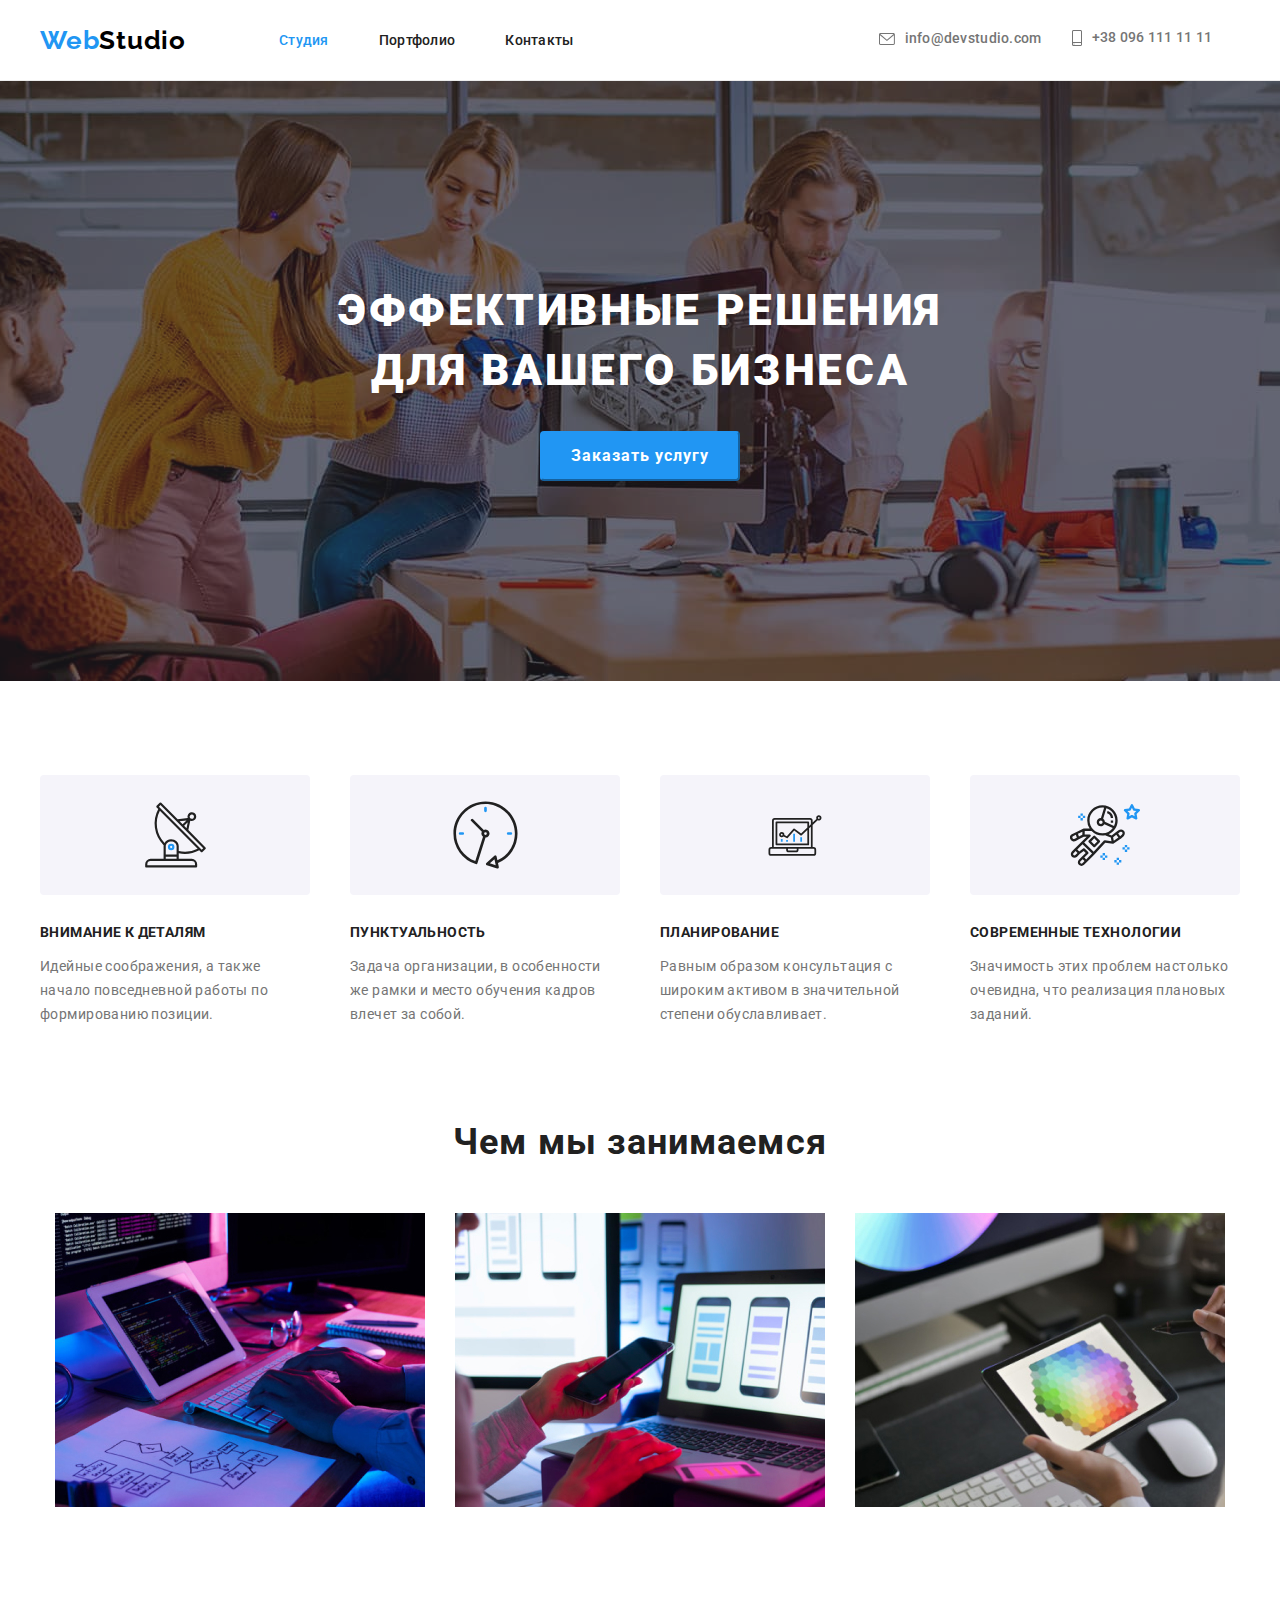
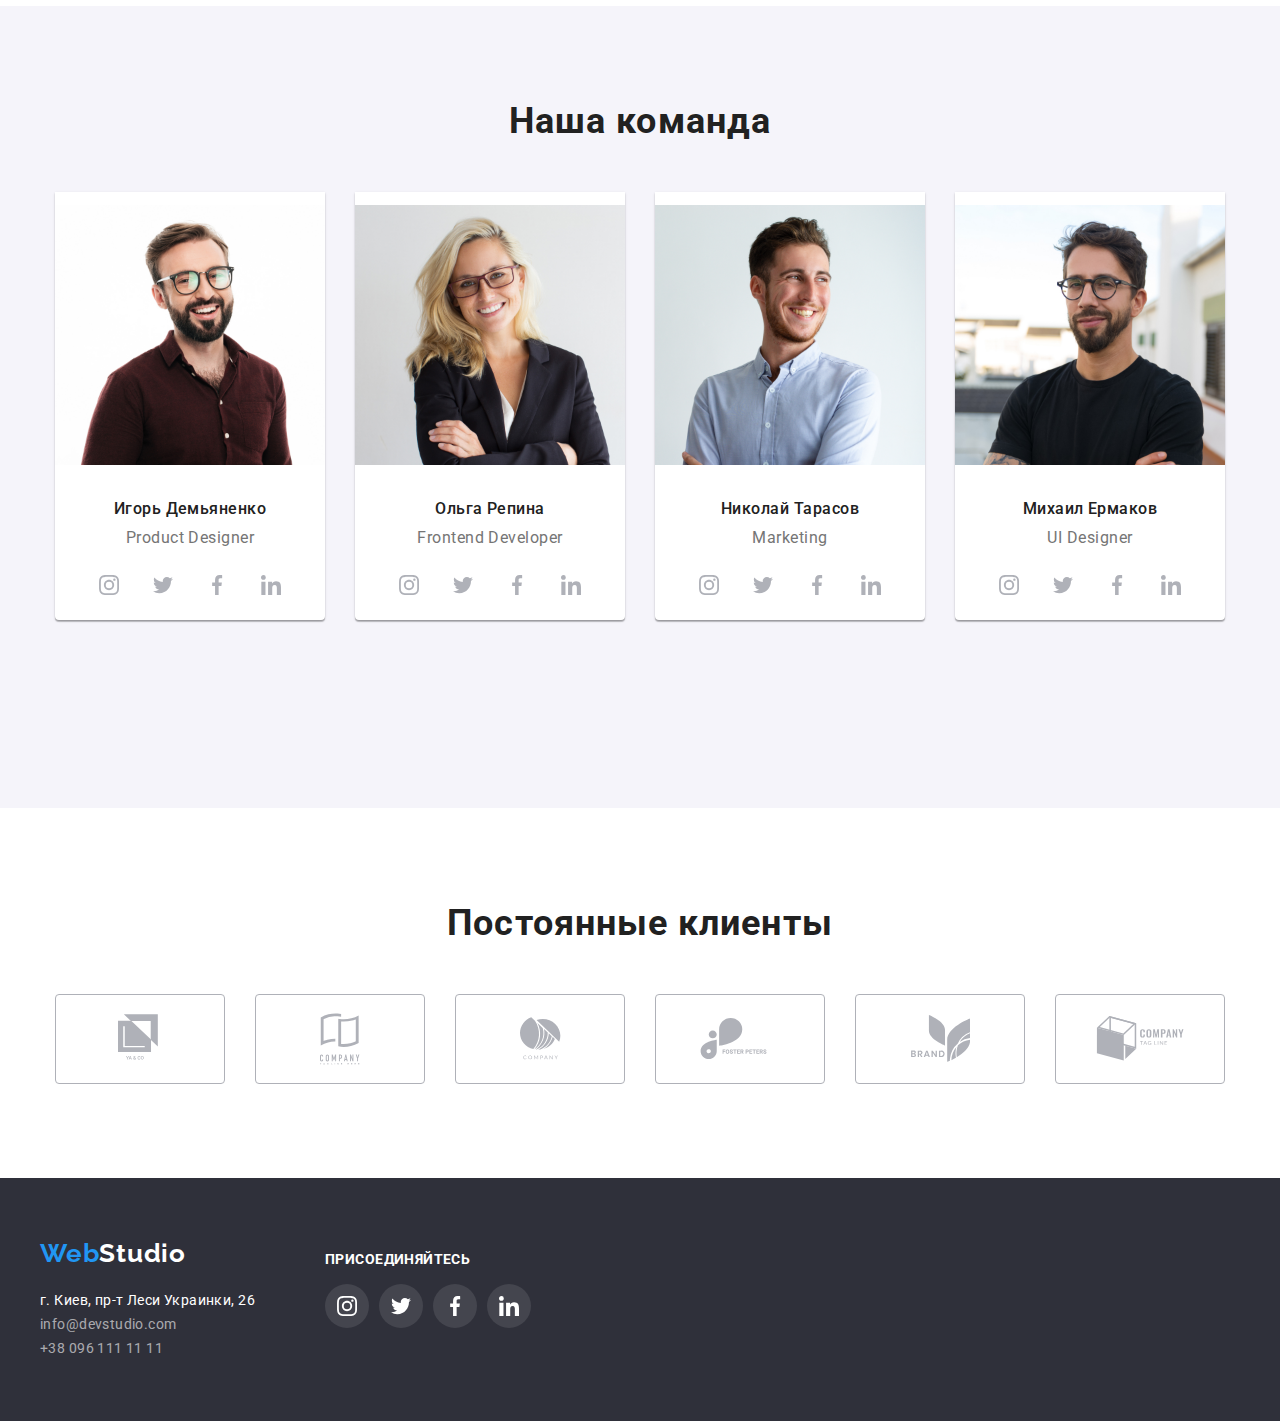
<file: index.html>
<!DOCTYPE html>
<html lang="ru">
<head>
    <meta charset="UTF-8">
    <meta name="viewport" content="width=device-width, initial-scale=1.0">
    <title>Document</title>
    <link rel="preconnect" href="https://fonts.gstatic.com">
    <link href="https://fonts.googleapis.com/css2?family=Raleway:wght@700&family=Roboto:wght@400;500;700;900&display=swap" rel="stylesheet">    
    <link rel="stylesheet" href="https://cdnjs.cloudflare.com/ajax/libs/modern-normalize/1.0.0/modern-normalize.min.css"/>
    <link rel="stylesheet" href="./css/common.css">
</head>

<body>
    <header class="page-header">
        <div class="container">
            <nav class="navigation"> 
                <a href="" class="logo"><span class="logo web">Web</span>Studio</a> 
                    <ul class="nav-links">
                        <li class="item"><a href="./index.html" class="link common">Студия</a></li>
                        <li class="item"><a href="./portfolio.html" class="link">Портфолио</a></li>
                        <li class="item"><a href="./contacts.html" class="link">Контакты</a></li>
                    </ul>
        
                    <ul class="contacts">
                        <li class="item"><a class="icon-envelope" href="mailto:info@devstudio.com">
                            <svg width=16 height=12>
                                <use href="./images/symbol-defs.svg#icon-envelope"></use>
                            </svg>
                            info@devstudio.com</a></li>
                        <li class="item"><a class="icon-phone" href="tel:+380961111111">
                            <svg width=10 height=16>
                                <use href="./images/symbol-defs.svg#icon-phone"></use>
                            </svg>
                            +38 096 111 11 11</a></li>
                    </ul>
                </nav> 
        </div>
    </header>
    
    <main>
        <section class="hero">
            <h1 class="hero-title">Эффективные решения для вашего бизнеса</h1>
            <button class="button">Заказать услугу</button>
        </section>

        <section class="features">
            <div class="container">
                <h2 class="feature-title">Особенности</h2>
                <ul class="feature-items">
                    <li class="item">
                        <div class="features-frames">
                            <svg width=65 height=70>
                                <use href="./images/symbol-defs.svg#icon-antenna-1"></use>
                            </svg>
                        </div>
                        <h3 class="item-title">Внимание к деталям</h3>
                        <p>Идейные соображения, а также начало повседневной работы по формированию позиции.</p>
                    </li>

                    <li class="item">
                        <div class="features-frames">
                            <svg width=67 height=70>
                                <use href="./images/symbol-defs.svg#icon-clock-1"></use>
                            </svg>
                        </div>
                        <h3 class="item-title">Пунктуальность</h3>
                        <p>Задача организации, в особенности же рамки и место обучения кадров влечет за собой.</p>
                    </li>

                    <li class="item">
                        <div class="features-frames">
                            <svg width=70 height=53>
                                <use href="./images/symbol-defs.svg#icon-diagram-1"></use>
                            </svg>
                        </div>
                        <h3 class="item-title">Планирование</h3>
                        <p>Равным образом консультация с широким активом в значительной степени обуславливает.</p>
                    </li>

                    <li class="item">
                        <div class="features-frames">
                            <svg width=70 height=70>
                                <use href="./images/symbol-defs.svg#icon-astronaut-1"></use>
                            </svg>
                        </div>
                        <h3 class="item-title">Современные технологии</h3>
                        <p>Значимость этих проблем настолько очевидна, что реализация плановых заданий.</p>
                    </li>
                </ul>
            </div>
        </section>

        <section class="our-works">
           <div class="container">
                <h2 class="section-title">Чем мы занимаемся</h2>
                <ul class="list">
                    <li class="item"><img src="./images/img1.jpg" alt="" width="370"></li>
                    <li class="item"><img src="./images/img2.jpg" alt="" width="370"></li>
                    <li class="item"><img src="./images/img3.jpg" alt="" width="370"></li>
                </ul>
           </div>
        </section>

        <section class="cards">
            <h2 class="section-title">Наша команда</h2>
            <ul class="list-item">
                <li class="card">
                    <img src="./images/photo1.jpg" alt="" width="270">
                    <h3>Игорь Демьяненко</h3>
                    <p lang="en">Product Designer</p>
                    <ul class="social-links-list">
                        <li>
                            <a class="Instagramm">
                                <svg>
                                    <use href="./images/symbol-defs.svg#icon-instagram"></use>
                                </svg>
                            </a>
                        </li>
                        <li>
                            <a class="Twitter">
                                <svg>
                                    <use href="./images/symbol-defs.svg#icon-twitter"></use>
                                </svg>
                            </a>
                        </li>
                        <li>
                            <a href="" class="Facebook">
                                <svg>
                                    <use href="./images/symbol-defs.svg#icon-facebook"></use>
                                </svg>
                            </a>
                        </li>
                        <li>
                            <a href="" class="Linkedin">
                                <svg>
                                    <use href="./images/symbol-defs.svg#icon-linkedin"></use>
                                </svg>
                            </a>
                        </li>
                    </ul>
                </li>

                <li class="card">
                    <img src="./images/photo2.jpg" alt="" width="270">
                    <h3>Ольга Репина</h3>
                    <p lang="en">Frontend Developer</p>
                    <ul class="social-links-list">
                        <li>
                            <a class="Instagramm">
                                <svg>
                                    <use href="./images/symbol-defs.svg#icon-instagram"></use>
                                </svg>
                            </a>
                        </li>
                        <li>
                            <a class="Twitter">
                                <svg>
                                    <use href="./images/symbol-defs.svg#icon-twitter"></use>
                                </svg>
                            </a>
                        </li>
                        <li>
                            <a href="" class="Facebook">
                                <svg>
                                    <use href="./images/symbol-defs.svg#icon-facebook"></use>
                                </svg>
                            </a>
                        </li>
                        <li>
                            <a href="" class="Linkedin">
                                <svg>
                                    <use href="./images/symbol-defs.svg#icon-linkedin"></use>
                                </svg>
                            </a>
                        </li>
                    </ul>
                </li>

                <li class="card">
                    <img src="./images/photo3.jpg" alt="" width="270">
                    <h3>Николай Тарасов</h3>
                    <p lang="en">Marketing</p>
                    <ul class="social-links-list">
                        <li>
                            <a class="Instagramm">
                                <svg>
                                    <use href="./images/symbol-defs.svg#icon-instagram"></use>
                                </svg>
                            </a>
                        </li>
                        <li>
                            <a class="Twitter">
                                <svg>
                                    <use href="./images/symbol-defs.svg#icon-twitter"></use>
                                </svg>
                            </a>
                        </li>
                        <li>
                            <a href="" class="Facebook">
                                <svg>
                                    <use href="./images/symbol-defs.svg#icon-facebook"></use>
                                </svg>
                            </a>
                        </li>
                        <li>
                            <a href="" class="Linkedin">
                                <svg>
                                    <use href="./images/symbol-defs.svg#icon-linkedin"></use>
                                </svg>
                            </a>
                        </li>
                    </ul>
                </li>

                <li class="card">
                    <img src="./images/photo4.jpg" alt="" width="270">
                    <h3>Михаил Ермаков</h3>
                    <p lang="en">UI Designer</p>
                    <ul class="social-links-list">
                        <li>
                            <a class="Instagramm">
                                <svg>
                                    <use href="./images/symbol-defs.svg#icon-instagram"></use>
                                </svg>
                            </a>
                        </li>
                        <li>
                            <a class="Twitter">
                                <svg>
                                    <use href="./images/symbol-defs.svg#icon-twitter"></use>
                                </svg>
                            </a>
                        </li>
                        <li>
                            <a href="" class="Facebook">
                                <svg>
                                    <use href="./images/symbol-defs.svg#icon-facebook"></use>
                                </svg>
                            </a>
                        </li>
                        <li>
                            <a href="" class="Linkedin">
                                <svg>
                                    <use href="./images/symbol-defs.svg#icon-linkedin"></use>
                                </svg>
                            </a>
                        </li>
                    </ul>
                </li>
            </ul>
        </section>
        <section class="our-clients">
            <div class="container">
                <h2 class="section-title">Постоянные клиенты</h2>
                <ul class="list-item">
                    <li>
                        <a href="">
                            <svg class="clients-icons" width=44 height=49>
                                <use href="./images/symbol-defs.svg#icon-logo-1"></use>
                            </svg>
                        </a>
                    </li>
                    <li>
                        <a href="">
                            <svg class="clients-icons" width=40 height=52>
                                <use href="./images/symbol-defs.svg#icon-logo-2"></use>
                            </svg>
                    </a>
                    </li>
                    <li>
                        <a href="">
                            <svg class="clients-icons" width=41 height=43>
                                <use href="./images/symbol-defs.svg#icon-logo-3"></use>
                            </svg>
                        </a>
                    </li>
                    <li>
                        <a href="">
                            <svg class="clients-icons" width=80 height=42>
                                <use href="./images/symbol-defs.svg#icon-logo-4"></use>
                            </svg>
                        </a>
                    </li>
                    <li>
                        <a href="">
                            <svg class="clients-icons" width=59 height=47>
                                <use href="./images/symbol-defs.svg#icon-logo-5"></use>
                            </svg>
                        </a>
                    </li>
                    <li>
                        <a href="">
                            <svg class="clients-icons" width=89 height=45>
                                <use href="./images/symbol-defs.svg#icon-logo-6"></use>
                            </svg>
                        </a>
                    </li>
                </ul>
            </div>
        </section>
    </main>

    <footer class="bottom-line">
        <div class="container">
            <div class="footer">
                <div class="left-side-footer">
                    <div class="footer-logo">
                        <a href="" class="logo bottom-logo">
                            <span class="logo web">Web</span>Studio
                        </a>
                    </div> 
                    <address>
                        <span class="address-location">г. Киев, пр-т Леси Украинки, 26</span><br>
                        <a href="mailto:info@devstudio.com" class="address-contacts">info@devstudio.com</a><br>
                        <a href="tel:+380961111111" class="address-contacts">+38 096 111 11 11</a>
                    </address>
                </div>
                <div class="right-side-footer">
                    <span>ПРИСОЕДИНЯЙТЕСЬ</span> 
                    <ul class="soc-links">
                        <li>
                            <a href="" class="footer-soc-link">
                                <svg class="footer-soc-links-icons">
                                    <use href="./images/symbol-defs.svg#icon-instagram"></use>
                                </svg>
                            </a>
                        </li>
                        <li>
                            <a href="" class="footer-soc-link">
                                <svg class="footer-soc-links-icons">
                                    <use href="./images/symbol-defs.svg#icon-twitter"></use>
                                </svg>
                            </a>
                        <li>
                            <a href="" class="footer-soc-link">
                                <svg class="footer-soc-links-icons">
                                    <use href="./images/symbol-defs.svg#icon-facebook"></use>
                                </svg>
                            </a>
                        </li>
                        <li>
                            <a href="" class="footer-soc-link">
                                <svg class="footer-soc-links-icons">
                                    <use href="./images/symbol-defs.svg#icon-linkedin"></use>
                                </svg>
                            </a>
                        </li>    
                    </ul>
                </div>
            </div>
        </div>
    </footer>
</body>
</html>
</file>
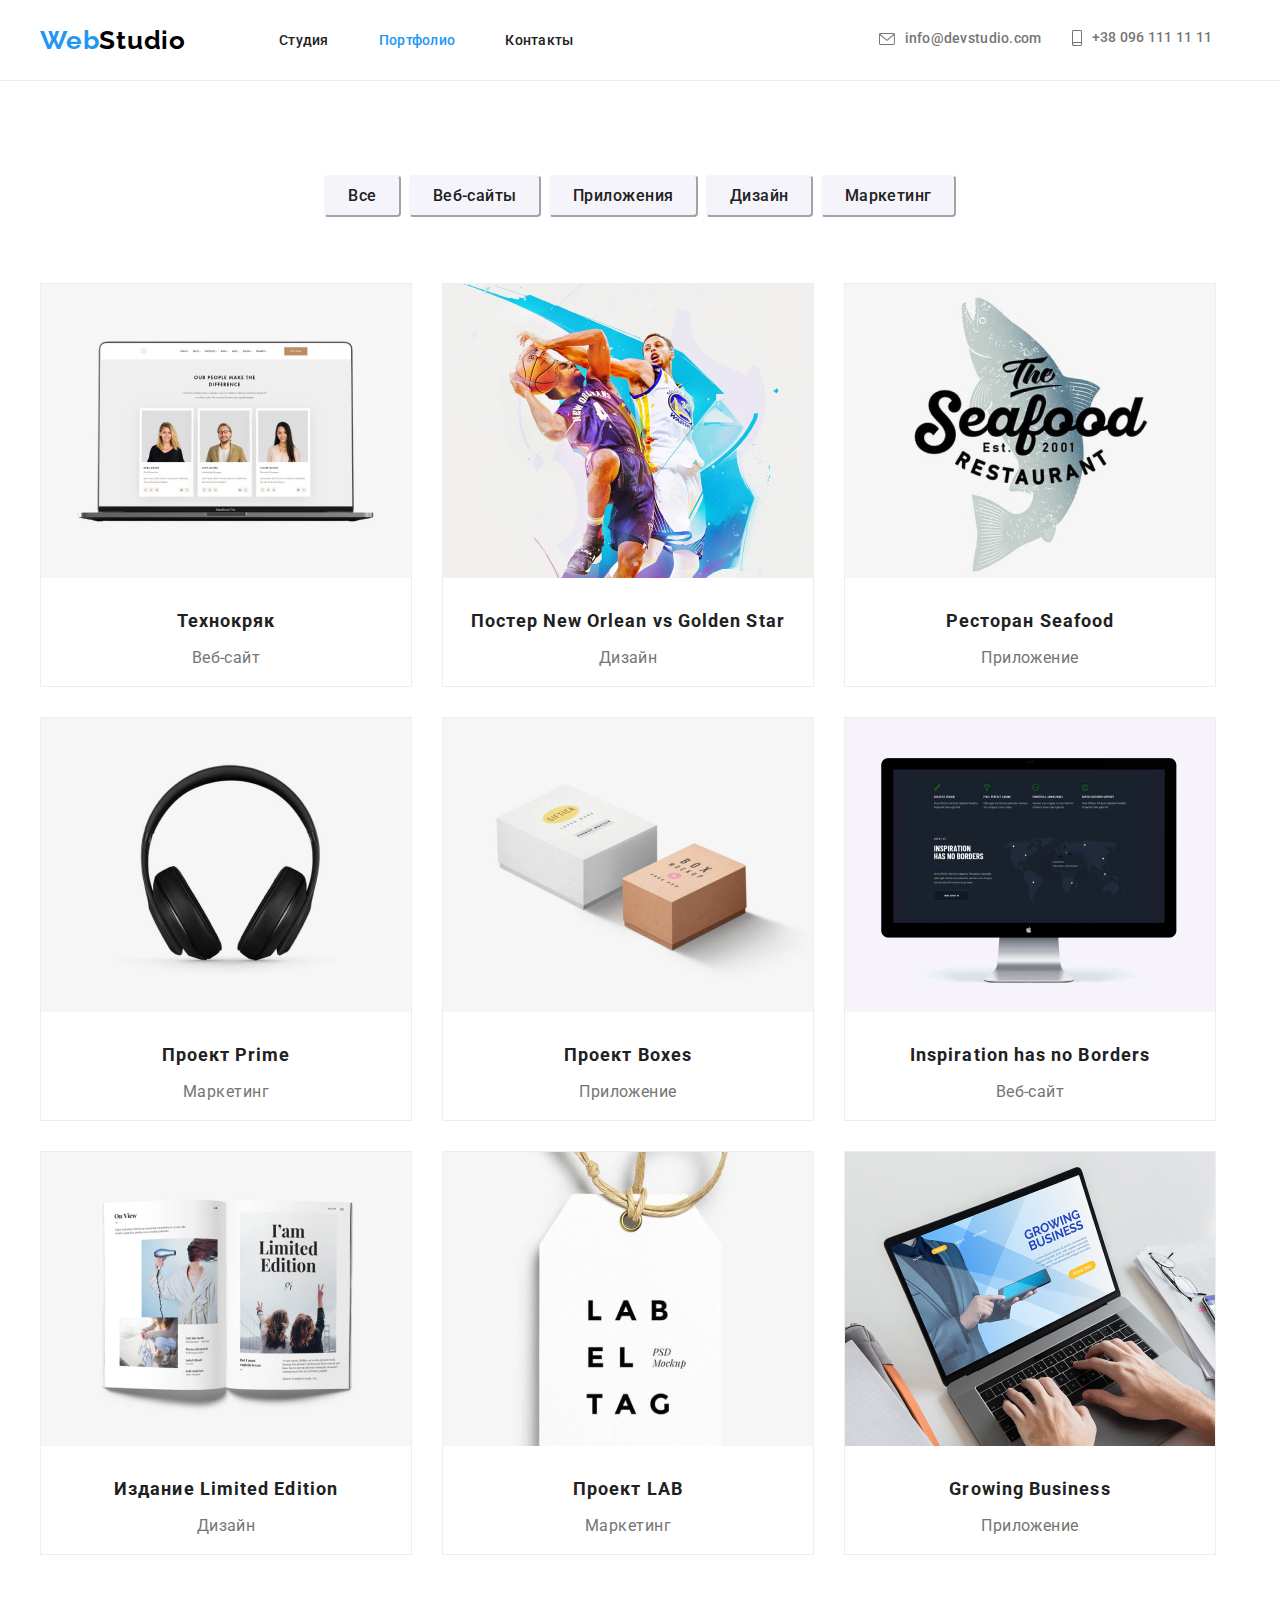
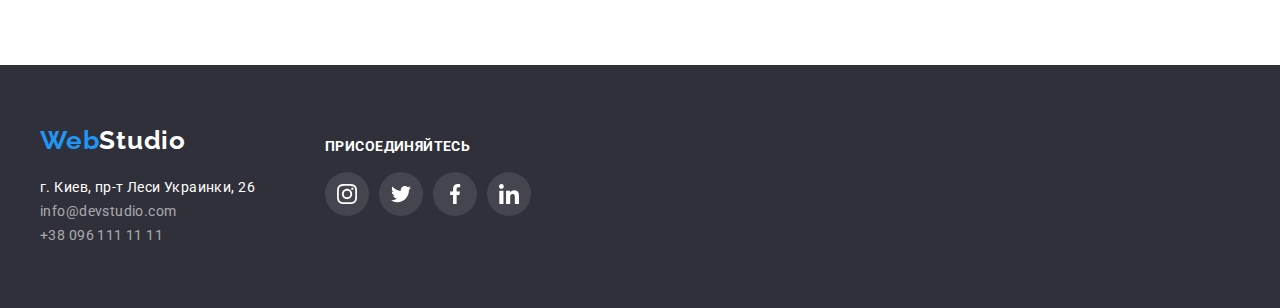
<file: portfolio.html>
<!DOCTYPE html>
<html lang="ru">
<head>
    <meta charset="UTF-8">
    <meta name="viewport" content="width=device-width, initial-scale=1.0">
    <title>Portfolio</title>
    <link
    rel="stylesheet"
    href="https://cdnjs.cloudflare.com/ajax/libs/modern-normalize/1.0.0/modern-normalize.min.css"
    />
    <link rel="preconnect" href="https://fonts.gstatic.com">
    <link href="https://fonts.googleapis.com/css2?family=Raleway:wght@700&family=Roboto:wght@400;500;700;900&display=swap" rel="stylesheet">    
    <link rel="stylesheet" href="./css/common.css">
    
</head>

<body>
    <header class="page-header">
        <div class="container">
            <nav class="navigation"> 
                <a href="" class="logo"><span class="logo web">Web</span>Studio</a> 
                    <ul class="nav-links">
                        <li class="item"><a href="./index.html" class="link">Студия</a></li>
                        <li class="item"><a href="./portfolio.html" class="link common">Портфолио</a></li>
                        <li class="item"><a href="./contacts.html" class="link">Контакты</a></li>
                    </ul>
        
                    <ul class="contacts">
                        <li class="item"><a class="icon-envelope" href="mailto:info@devstudio.com">
                            <svg width=16 height=12>
                                <use href="./images/symbol-defs.svg#icon-envelope"></use>
                            </svg>
                            info@devstudio.com</a></li>
                        <li class="item"><a class="icon-phone" href="tel:+380961111111">
                            <svg width=10 height=16>
                                <use href="./images/symbol-defs.svg#icon-phone"></use>
                            </svg>
                            +38 096 111 11 11</a></li>
                    </ul>
                </nav> 
        </div>
    </header>
    </header>

    <main>
        <section class="portfolio">
            <h1 class="portfolio-title">Портфолио</h1>
            <!--Кнопки портфолио-->
            <ul class="buttons">
                <li class="item"><button class="p-button">Все</button></li>
                <li class="item"><button class="p-button">Веб-сайты</button></li>
                <li class="item"><button class="p-button">Приложения</button></li>
                <li class="item"><button class="p-button">Дизайн</button></li>
                <li class="item"><button class="p-button">Маркетинг</button></li>
            </ul>

            <!--Изображения портфолио-->
            <ul class="projects container">
                <!--Проект 1-->
                <li class="project-item">
                    <a href="">
                        <img src="./images/project1.jpg" alt="" max-width="370">
                        <h2>Технокряк</h2>
                        <p>Веб-сайт</p>
                    </a>
                </li>

                <!--Проект 2-->
                <li class="project-item">
                    <a href="">
                        <img src="./images/project2.jpg" alt="" max-width="370">
                        <h2>Постер New Orlean vs Golden Star</h2>
                        <p>Дизайн</p>
                    </a>
                </li>

                <!--Проект 3-->
                <li class="project-item">
                    <a href="">
                        <img src="./images/project3.jpg" alt="" max-width="370">
                        <h2>Ресторан Seafood</h2>
                        <p>Приложение</p>
                    </a>
                </li>

                <!--Проект 4-->
                <li class="project-item">
                    <a href="">
                        <img src="./images/project4.jpg" alt="" max-width="370">
                        <h2>Проект Prime</h2>
                        <p>Маркетинг</p>
                    </a>
                </li>

                <!--Проект 5-->
                <li class="project-item">
                    <a href="">
                        <img src="./images/project5.jpg" alt="" max-width="370">
                        <h2>Проект Boxes</h2>
                        <p>Приложение</p>
                    </a>
                </li>

                <!--Проект 6-->
                <li class="project-item">
                    <a href="">
                        <img src="./images/project6.jpg" alt="" max-width="370">
                        <h2>Inspiration has no Borders</h2>
                        <p>Веб-сайт</p>
                    </a>
                </li>

                <!--Проект 7-->
                <li class="project-item">
                    <a href="">
                        <img src="./images/project7.jpg" alt="" max-width="370">
                        <h2>Издание Limited Edition</h2>
                        <p>Дизайн</p>
                    </a>
                </li>

                <!--Проект 8-->
                <li class="project-item">
                    <a href="">
                        <img src="./images/project8.jpg" alt="" max-width="370">
                        <h2>Проект LAB</h2>
                        <p>Маркетинг</p>
                    </a>
                </li>

                <!--Проект 9-->
                <li class="project-item">
                    <a href="">
                        <img src="./images/project9.jpg" alt="" max-width="370">
                        <h2>Growing Business</h2>
                        <p>Приложение</p>
                    </a>
                </li>
            </ul>
        </section>
    </main>

    <footer class="bottom-line">
        <div class="container">
            <div class="footer">
                <div class="left-side-footer">
                    <div class="footer-logo">
                        <a href="" class="logo bottom-logo">
                            <span class="logo web">Web</span>Studio
                        </a>
                    </div> 
                    <address>
                        <span class="address-location">г. Киев, пр-т Леси Украинки, 26</span><br>
                        <a href="mailto:info@devstudio.com" class="address-contacts">info@devstudio.com</a><br>
                        <a href="tel:+380961111111" class="address-contacts">+38 096 111 11 11</a>
                    </address>
                </div>
                <div class="right-side-footer">
                    <span>ПРИСОЕДИНЯЙТЕСЬ</span> 
                    <ul class="soc-links">
                        <li>
                            <a href="" class="footer-soc-link">
                                <svg class="footer-soc-links-icons">
                                    <use href="./images/symbol-defs.svg#icon-instagram"></use>
                                </svg>
                            </a>
                        </li>
                        <li>
                            <a href="" class="footer-soc-link">
                                <svg class="footer-soc-links-icons">
                                    <use href="./images/symbol-defs.svg#icon-twitter"></use>
                                </svg>
                            </a>
                        <li>
                            <a href="" class="footer-soc-link">
                                <svg class="footer-soc-links-icons">
                                    <use href="./images/symbol-defs.svg#icon-facebook"></use>
                                </svg>
                            </a>
                        </li>
                        <li>
                            <a href="" class="footer-soc-link">
                                <svg class="footer-soc-links-icons">
                                    <use href="./images/symbol-defs.svg#icon-linkedin"></use>
                                </svg>
                            </a>
                        </li>    
                    </ul>
                </div>
            </div>
        </div>
    </footer>
</body>

</html>
</file>
<file: css/common.css>
:root {
 --primary-text-color: #757575;
 --primary-white-color: #ffffff;
 --title-text-color: #212121;
 --accent-color: #2196F3;
 --primary-background-color: #2F303A;
 --secoundary-background-color: #F5F4FA;
 --icons-color: #AFB1B8;
}

body {
    font-family: 'Roboto', sans-serif;
}

.container {
    margin-left: auto;
    margin-right: auto;
    max-width: 1230px;
    padding-left: 15px;
    padding-right: 15px;

  }

/*Шапка сайта*/
.page-header{
    border-bottom: 1px solid #ECECEC;
}

.navigation{
    display: flex;
    align-items: center;
    justify-content: flex-start;

    padding-top: 14px;
    padding-bottom: 14px;
}

.logo{
    font-family: Raleway;
    font-weight: 700;
    font-size: 26px;
    line-height: 1.19;
    letter-spacing: 0.03em;
    text-decoration: none;
    color: #000000;

}

.web{
    color: var(--accent-color);
}

li{list-style-type: none;}

a{text-decoration: none;}

.nav-links{
    display: flex;
    align-items: center;
    justify-content: space-between;
    margin-left: 93px;
    padding-left: 0;
}

.nav-links .link{
    font-weight: 500;
    font-size: 14px;
    line-height: 1.14;
    letter-spacing: 0.02em;
    color: var(--title-text-color);
}

.nav-links .item:not(:last-child){
margin-right: 50px;
}

.nav-links .common{color: var(--accent-color);}

.nav-links .link:hover,
.nav-links .link:focus{
    color: var(--accent-color);
}

.contacts{
    display: flex;
    align-items: center;
    justify-content: space-between;
    margin-left: 305px;
    padding-left: 0;
}

.contacts a{
    display: inline-flex;
    align-items: center;
    font-weight: 500;
    font-size: 14px;
    line-height: 1.14;
    letter-spacing: 0.02em;
    color: var(--primary-text-color);
    fill: var(--primary-text-color);
}

.contacts a:hover,
.contacts a:focus{
    color: var(--accent-color);
    fill: var(--accent-color);
}

.contacts .item:last-child{
    margin-left: 30px;
}

.icon-envelope svg{
    margin-right: 10px;
}

.icon-phone svg{
    margin-right: 10px;
}

/*Главный баннер*/
.hero-title{
    margin-left: auto;
    margin-right: auto;
    margin-top: 0;
    margin-bottom: 30px;
    width: 696px;
    height: 120px;
    position: relative;

    font-weight: 900;
    font-size: 44px;
    line-height: 1.36;
    text-align: center;
    letter-spacing: 0.06em;
    text-transform: uppercase;
    color: var(--primary-white-color);
} 

.hero{
    background-color: var(--primary-background-color);
    background-image: url(../images/hero.jpg);
    background-repeat: no-repeat;
    background-position: center;
    background-size: 1600px 600px;
    position: relative;

    padding-top: 200px;
    padding-bottom: 200px;
}

.hero::before{
    content: '';
    display: block;
    position: absolute;
    width: 100%;
    height: 100%;
    top: 0;
    background-color:rgba(47, 48, 58, 0.4);
}

.button{
    margin-left: auto;
    margin-right: auto;
    width: 200px;
    height: 50px;

    display: flex;
    align-items: center;
    text-align: center;
    justify-content: center;
    position: relative;

    font-weight: 700;
    font-size: 16px;
    line-height: 1.87;
    letter-spacing: 0.06em;
    color: var(--primary-white-color);
    background-color: var(--accent-color);
    border-color: var(--accent-color);
    border-radius: 4px;
}


/*Особенности*/
.feature-title{
    display: none;
}

.feature-items{
    padding-top: 94px;
    padding-bottom: 94px;
    padding-left: 0;
    margin-top: 0;
    margin-bottom: 0;

    display: flex;
    justify-content: space-between;
}

.features-frames{
    display:flex;
    align-items:center;
    justify-content:center;
    margin-bottom: 30px;
    width: 270px;
    height: 120px;
    background-color: var(--secoundary-background-color);
    background-size: 70px;
    border-radius: 4px;
}

.features h3{
    margin: 0;
    margin-bottom: 10px;

    font-weight: 700;
    font-size: 14px;
    line-height: 1.14;
    letter-spacing: 0.03em;
    text-transform: uppercase;
    color: var(--title-text-color);
}

.features p{
    margin-bottom: 0;

    width: 270px;
    font-weight: 400;
    font-size: 14px;
    line-height: 1.71;
    letter-spacing: 0.03em;
    color: var(--primary-text-color);
}

.feature-items .item:not(:last-child){
    margin-right: 30px;
}

/*Что мы делаем*/
.section-title{
    margin-top: 0;
    margin-bottom: 50px;

    font-weight: 700;
    font-size: 36px;
    line-height: 1.17;
    text-align: center;
    letter-spacing: 0.03em;
    color: var(--title-text-color);
}

.our-works .list{
    padding-left: 0;
    padding-bottom: 94px;
    margin: 0;
    display: flex;
    justify-content: center;
}

.our-works .list > .item:not(:last-child){
    margin-right: 30px;
}

/*Наша команда*/
.cards{
    background-color: var(--secoundary-background-color);
    padding-top: 94px;
    padding-bottom: 94px;
}

.list-item{
    padding-bottom: 94px;
    padding-left: 0;
    margin-top: 0;
    margin-bottom: 0;
    display: flex;
    justify-content: center;
}

.list-item .card:not(:last-child){
    margin-right: 30px;
}

.cards h3{
    margin: 0;
    margin-bottom: 10px;
    font-weight: 500;
    font-size: 16px;
    line-height: 19px;
    letter-spacing: 0.03em;
    color: var(--title-text-color);
}

.cards p{
    margin: 0;
    margin-bottom: 16px;
    font-weight: 400;
    font-size: 16px;
    line-height: 1.19;
    letter-spacing: 0.03em;
    color: var(--primary-text-color);
}


.card{
    background-color: var(--primary-white-color);
    height: 428px;
    text-align: center;
    align-content: center;

    box-shadow: 0px 1px 3px rgba(0, 0, 0, 0.12), 0px 1px 1px rgba(0, 0, 0, 0.14), 0px 2px 1px rgba(0, 0, 0, 0.2);
    border-radius: 0px 0px 4px 4px;

}

.card img{
    margin-bottom: 30px;
}

.social-links-list{
    display: flex;
    justify-content: center;
    padding: 0;
}

.social-links-list li:not(:last-child){ margin-right: 10px;}

.card a{
    display: inline-block;
    width: 44px;
    height: 44px;
    background-color: var(--primary-white-color);
    border-radius: 50%;
    fill: var(--icons-color);
}

.card a:hover,
.card a:focus{
    background-color: var(--accent-color);
    fill: var(--primary-white-color)
}

.social-links-list a{
    display: flex;
    align-items: center;
    justify-content: center;
}

.card svg{
    width: 20px;
    height: 20px;
}

.card a:not(:last-child){ margin-right: 10px;}

.our-clients{
    padding-top: 94px;
}

.our-clients .list-item a{
    display: flex;
    justify-content: center;
    align-items: center;
    width: 170px;
    height: 90px;
    padding-bottom: 0;

    border: 1px solid var(--icons-color);
    color: var(--icons-color);
    box-sizing: border-box;
    border-radius: 4px;
    background-position: center;
    background-size: 20px;
    background-repeat: no-repeat;
}

.our-clients .list-item a:focus,
.our-clients .list-item a:hover{
    border: 1px solid var(--accent-color);
    color: var(--accent-color);
}

.our-clients .list-item li:not(:last-child){ margin-right: 30px;}

.clients-icons{
    fill:currentColor;
}

/*Футер*/
.bottom-line{
    background-color: var(--primary-background-color);
    padding-top: 60px;
    padding-bottom: 60px;
}

.footer{
    display: flex;
}

.bottom-logo{
    color: #ffffff;
}

.footer-logo{
    margin-bottom: 20px;
}

.address-location{
    font-style: normal;
    font-weight: 400;
    font-size: 14px;
    line-height: 1.71;
    letter-spacing: 0.03em;
    color:var(--primary-white-color);
}

.address-contacts{
    font-style: normal;
    font-weight: 400;
    font-size: 14px;
    line-height: 1.71;
    letter-spacing: 0.03em;
    color: rgba(255, 255, 255, 0.6);
}

.address > a{
    display: inline-block;
    margin-top: 9px;
}

/*Правая часть футера с ссылками на соц. сети*/
.right-side-footer{
    margin-left: 70px;
    margin-top: 12px;
    display: block;
}

.right-side-footer span{
    font-style: normal;
    font-weight: bold;
    font-size: 14px;
    line-height: 16px;
    letter-spacing: 0.03em;
    text-transform: uppercase;
    color: var(--primary-white-color);
}

.soc-links{
    padding-left: 0;
    display: flex;
    justify-content: center;
}

.footer-soc-link{
    display: flex;
    align-items: center;
    justify-content: center;
    width: 44px;
    height: 44px;

    background: rgba(255, 255, 255, 0.1);
    background-position: center;
    background-size: 20px;
    background-repeat: no-repeat;
    border-radius: 50%;
}

.footer-soc-link:hover,
.footer-soc-link:focus{
    background: var(--accent-color);
}

.footer-soc-links-icons{
    fill: var(--primary-white-color);
    height: 20px;
    width: 20px;
}

.soc-links li:not(:last-child){ margin-right: 10px;}

/*Портфолио*/
.portfolio{
    padding-top: 94px;
    padding-bottom: 94px;
}

.portfolio-title{display: none;}

/*Кнопки портфолио*/
.buttons{
    display: flex;
    justify-content: center;
    padding-left: 0;
    margin: 0;
}

.p-button{
    font-family: Roboto;
    font-weight: 500;
    font-size: 16px;
    line-height: 1.62;
    text-align: center;
    letter-spacing: 0.03em;
    color: var(--title-text-color);
    background-color: var(--secoundary-background-color);
    border-color: var(--secoundary-background-color);
    
    border-radius: 4px;
    padding: 6px 22px;
    margin-bottom: 50px;
}

.buttons .item:not(:last-child){
    margin-right: 8px;
}

.p-button:hover,
.p-button:focus{
    color: var(--primary-white-color);
    background-color: var(--accent-color);
    border-color: var(--accent-color);
}

/*Проекты портфолио*/
.projects{
    display: flex;
    flex-wrap: wrap;

}

.projects .project-item{
    margin-right: 30px;
    margin-bottom: 30px;
    height: 404px;
    background-color:var(--primary-white-color);
    border: 1px solid #EEEEEE;
    box-sizing: border-box;
    
}

.projects .project-item:hover,
.projects .project-item:focus{
box-shadow: 0px 1px 1px rgba(0, 0, 0, 0.12), 0px 4px 4px rgba(0, 0, 0, 0.06), 1px 4px 6px rgba(0, 0, 0, 0.16);
}

.projects .project-item:nth-of-type(3n){
    margin-right: 0;
}

.projects .project-item:nth-last-child(-n + 3){
    margin-bottom: 0;
}

.projects img{
    margin-bottom: 20px;
}

.projects h2{
    margin: 0;
    margin-bottom: 4px;

    text-align: center;
    font-weight: 700;
    font-size: 18px;
    line-height: 2;
    letter-spacing: 0.06em;
    color: var(--title-text-color)
    
}

.projects p{
    margin: 0;

    text-align: center;
    font-weight: 400;
    font-size: 16px;
    line-height: 1.87;
    letter-spacing: 0.03em;
    color: var(--primary-text-color);
}
</file>
